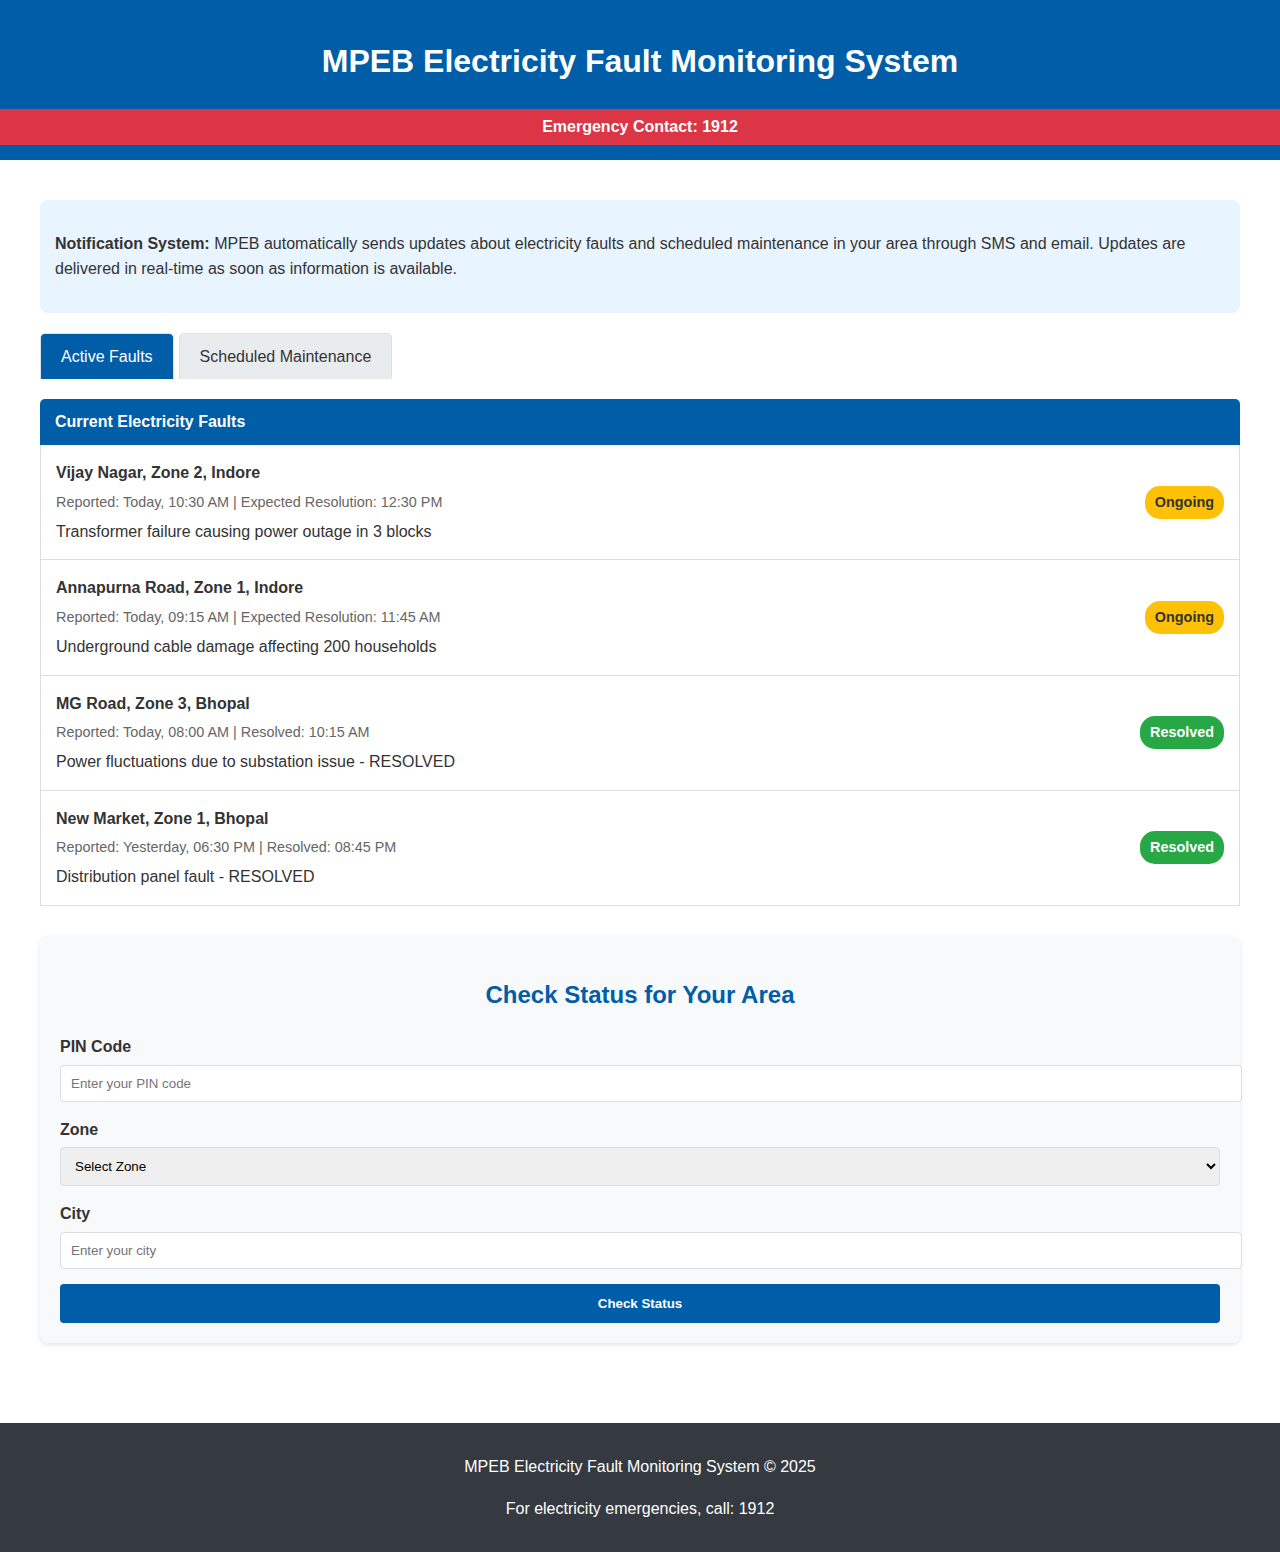
<file: Electricityfailure/target/classes/static/index.html>
<!DOCTYPE html>
<html lang="en">
<head>
    <meta charset="UTF-8">
    <meta name="viewport" content="width=device-width, initial-scale=1.0">
    <title>MPEB Electricity Fault Monitoring System</title>
    <link rel="stylesheet" href="style.css">
</head>
<body>
<div class="header">
    <h1>MPEB Electricity Fault Monitoring System</h1>
    <div class="emergency-contact">Emergency Contact: 1912</div>
</div>

<div class="container">
    <div class="info-panel">
        <p><strong>Notification System:</strong> MPEB automatically sends updates about electricity faults and scheduled maintenance in your area through SMS and email. Updates are delivered in real-time as soon as information is available.</p>
    </div>

    <div class="tabs">
        <div class="tab active" onclick="switchTab('active-faults')">Active Faults</div>
        <div class="tab" onclick="switchTab('scheduled-maintenance')">Scheduled Maintenance</div>
    </div>

    <!-- Active Faults Tab -->
    <div id="active-faults" class="tab-content active">
        <div class="fault-list">
            <div class="fault-list-header">Current Electricity Faults</div>

            <div class="fault-item">
                <div>
                    <div class="fault-location">Vijay Nagar, Zone 2, Indore</div>
                    <div class="fault-time">Reported: Today, 10:30 AM | Expected Resolution: 12:30 PM</div>
                    <div class="fault-details">Transformer failure causing power outage in 3 blocks</div>
                </div>
                <span class="fault-status status-ongoing">Ongoing</span>
            </div>

            <div class="fault-item">
                <div>
                    <div class="fault-location">Annapurna Road, Zone 1, Indore</div>
                    <div class="fault-time">Reported: Today, 09:15 AM | Expected Resolution: 11:45 AM</div>
                    <div class="fault-details">Underground cable damage affecting 200 households</div>
                </div>
                <span class="fault-status status-ongoing">Ongoing</span>
            </div>

            <div class="fault-item">
                <div>
                    <div class="fault-location">MG Road, Zone 3, Bhopal</div>
                    <div class="fault-time">Reported: Today, 08:00 AM | Resolved: 10:15 AM</div>
                    <div class="fault-details">Power fluctuations due to substation issue - RESOLVED</div>
                </div>
                <span class="fault-status status-resolved">Resolved</span>
            </div>

            <div class="fault-item">
                <div>
                    <div class="fault-location">New Market, Zone 1, Bhopal</div>
                    <div class="fault-time">Reported: Yesterday, 06:30 PM | Resolved: 08:45 PM</div>
                    <div class="fault-details">Distribution panel fault - RESOLVED</div>
                </div>
                <span class="fault-status status-resolved">Resolved</span>
            </div>
        </div>
    </div>

    <!-- Scheduled Maintenance Tab -->
    <div id="scheduled-maintenance" class="tab-content">
        <div class="fault-list">
            <div class="fault-list-header">Planned Maintenance Work</div>

            <div class="fault-item">
                <div>
                    <div class="fault-location">AB Road, Zone 3, Indore</div>
                    <div class="fault-time">Scheduled: Apr 28, 2025, 10:00 AM - 02:00 PM</div>
                    <div class="fault-details">Transformer upgrade and line maintenance</div>
                </div>
                <span class="fault-status status-scheduled">Scheduled</span>
            </div>

            <div class="fault-item">
                <div>
                    <div class="fault-location">Kolar Road, Zone 2, Bhopal</div>
                    <div class="fault-time">Scheduled: Apr 30, 2025, 09:00 AM - 01:00 PM</div>
                    <div class="fault-details">Distribution network enhancement</div>
                </div>
                <span class="fault-status status-scheduled">Scheduled</span>
            </div>

            <div class="fault-item">
                <div>
                    <div class="fault-location">Scheme 78, Zone 1, Indore</div>
                    <div class="fault-time">Scheduled: May 2, 2025, 08:00 AM - 12:00 PM</div>
                    <div class="fault-details">Annual preventive maintenance</div>
                </div>
                <span class="fault-status status-scheduled">Scheduled</span>
            </div>
        </div>
    </div>

    <div class="search-area">
        <h2 class="search-title">Check Status for Your Area</h2>
        <form class="search-form" id="area-search-form">
            <div class="form-group">
                <label for="pincode">PIN Code</label>
                <input type="text" id="pincode" placeholder="Enter your PIN code" required>
            </div>

            <div class="form-group">
                <label for="zone">Zone</label>
                <select id="zone" required>
                    <option value="">Select Zone</option>
                    <option value="1">Zone 1</option>
                    <option value="2">Zone 2</option>
                    <option value="3">Zone 3</option>
                    <option value="4">Zone 4</option>
                </select>
            </div>

            <div class="form-group">
                <label for="city">City</label>
                <input type="text" id="city" placeholder="Enter your city" required>
            </div>

            <button type="submit" class="search-button">Check Status</button>
        </form>
    </div>
</div>

<div class="footer">
    <p>MPEB Electricity Fault Monitoring System &copy; 2025</p>
    <p>For electricity emergencies, call: 1912</p>
</div>
</body>
</html>
</file>
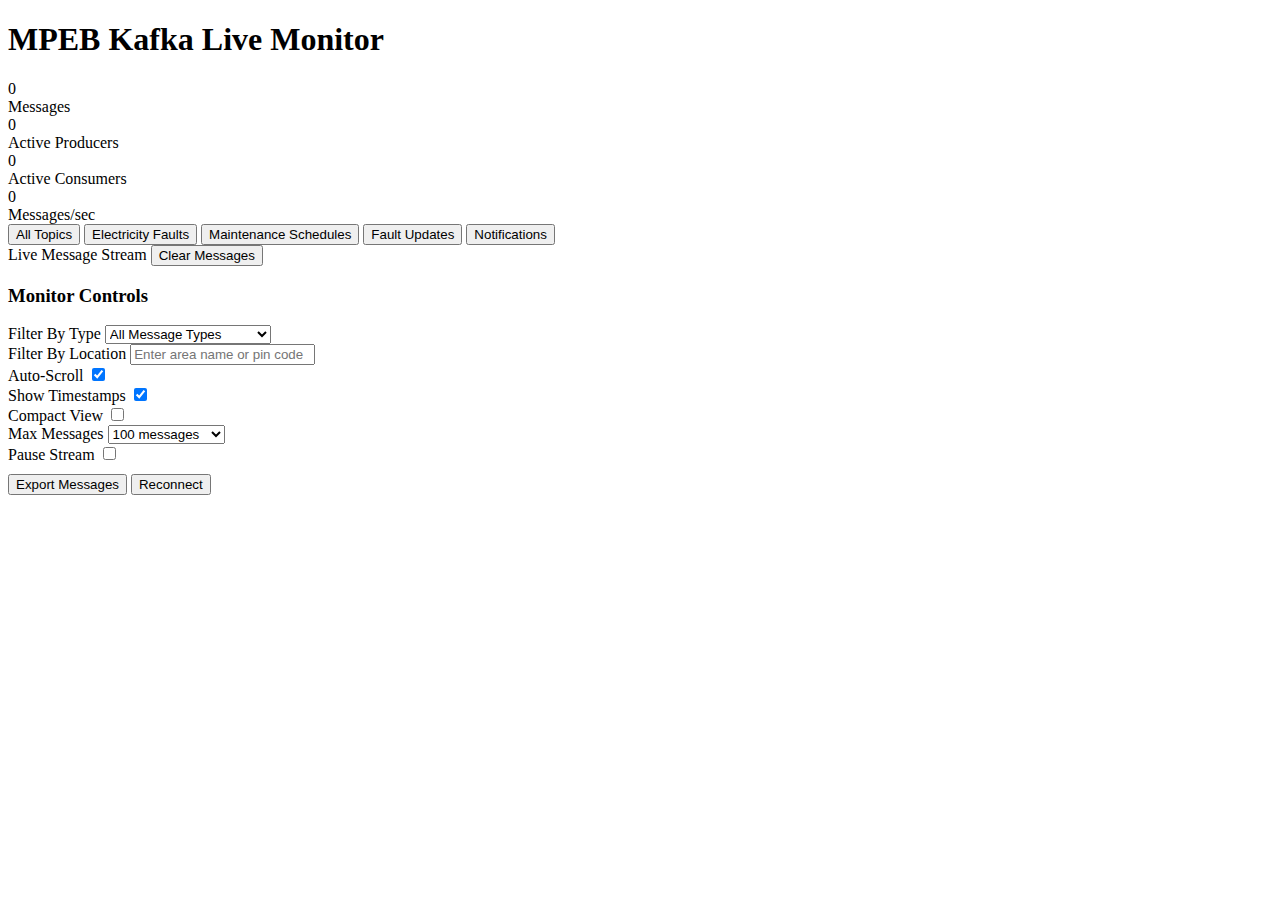
<file: Electricityfailure/target/classes/static/livemessages.html>
<!DOCTYPE html>
<html lang="en">
<head>
  <meta charset="UTF-8">
  <meta name="viewport" content="width=device-width, initial-scale=1.0">
  <title>MPEB Kafka Live Monitor</title>

</head>
<body>
<div class="header">
  <h1>MPEB Kafka Live Monitor</h1>
</div>

<div class="container">
  <div class="stats-container">
    <div class="stat-box">
      <div class="stat-value" id="messages-count">0</div>
      <div class="stat-label">Messages</div>
    </div>
    <div class="stat-box">
      <div class="stat-value" id="producers-count">0</div>
      <div class="stat-label">Active Producers</div>
    </div>
    <div class="stat-box">
      <div class="stat-value" id="consumers-count">0</div>
      <div class="stat-label">Active Consumers</div>
    </div>
    <div class="stat-box">
      <div class="stat-value" id="messages-per-sec">0</div>
      <div class="stat-label">Messages/sec</div>
    </div>
  </div>

  <div class="topic-selector">
    <button class="topic-btn active" data-topic="all">All Topics</button>
    <button class="topic-btn" data-topic="electricity-faults">Electricity Faults</button>
    <button class="topic-btn" data-topic="maintenance-schedules">Maintenance Schedules</button>
    <button class="topic-btn" data-topic="fault-updates">Fault Updates</button>
    <button class="topic-btn" data-topic="notifications">Notifications</button>
  </div>

  <div class="live-container">
    <div class="messages-panel">
      <div class="panel-title">
        <span>Live Message Stream</span>
        <button class="clear-btn" id="clear-messages">Clear Messages</button>
      </div>
      <div class="messages-container" id="messages-container">
        <!-- Messages will be populated here -->
      </div>
    </div>

    <div class="control-panel">
      <h3>Monitor Controls</h3>

      <div class="control-group">
        <label for="filter-type">Filter By Type</label>
        <select id="filter-type">
          <option value="all">All Message Types</option>
          <option value="NEW_FAULT">New Faults</option>
          <option value="FAULT_UPDATE">Fault Updates</option>
          <option value="MAINTENANCE_SCHEDULED">Scheduled Maintenance</option>
          <option value="NOTIFICATION_NEEDED">Notifications</option>
        </select>
      </div>

      <div class="control-group">
        <label for="filter-location">Filter By Location</label>
        <input type="text" id="filter-location" placeholder="Enter area name or pin code">
      </div>

      <div class="toggle-switch">
        <label>Auto-Scroll</label>
        <label class="switch">
          <input type="checkbox" id="auto-scroll" checked>
          <span class="slider"></span>
        </label>
      </div>

      <div class="toggle-switch">
        <label>Show Timestamps</label>
        <label class="switch">
          <input type="checkbox" id="show-timestamps" checked>
          <span class="slider"></span>
        </label>
      </div>

      <div class="toggle-switch">
        <label>Compact View</label>
        <label class="switch">
          <input type="checkbox" id="compact-view">
          <span class="slider"></span>
        </label>
      </div>

      <div class="control-group">
        <label for="message-limit">Max Messages</label>
        <select id="message-limit">
          <option value="50">50 messages</option>
          <option value="100" selected>100 messages</option>
          <option value="200">200 messages</option>
          <option value="500">500 messages</option>
          <option value="1000">1000 messages</option>
        </select>
      </div>

      <div class="toggle-switch">
        <label>Pause Stream</label>
        <label class="switch">
          <input type="checkbox" id="pause-stream">
          <span class="slider"></span>
        </label>
      </div>

      <div style="margin-top: auto;">
        <button class="btn" id="export-logs">Export Messages</button>
        <button class="btn btn-secondary" style="margin-top: 10px;" id="reconnect">Reconnect</button>
      </div>
    </div>
  </div>
</div>
</body>
</html>
</file>
<file: Electricityfailure/target/classes/static/style.css>
body {
            font-family: Arial, sans-serif;
            line-height: 1.6;
            margin: 0;
            padding: 0;
            color: #333;
        }
        .header {
            background-color: #005da8;
            color: white;
            padding: 15px 0;
            text-align: center;
        }
        .container {
            max-width: 1200px;
            margin: 0 auto;
            padding: 20px;
        }
        .emergency-contact {
            background-color: #dc3545;
            color: white;
            padding: 5px;
            text-align: center;
            font-weight: bold;
        }
        .fault-list {
            margin-bottom: 30px;
        }
        .fault-list-header {
            background-color: #005da8;
            color: white;
            padding: 10px 15px;
            font-weight: bold;
            border-radius: 5px 5px 0 0;
        }
        .fault-item {
            display: flex;
            justify-content: space-between;
            align-items: center;
            padding: 15px;
            border: 1px solid #ddd;
            border-top: none;
        }
        .fault-location {
            font-weight: bold;
            margin-bottom: 5px;
        }
        .fault-time {
            color: #666;
            font-size: 0.9em;
        }
        .fault-details {
            margin-top: 5px;
        }
        .fault-status {
            padding: 5px 10px;
            border-radius: 15px;
            font-size: 0.9em;
            font-weight: bold;
        }
        .status-ongoing {
            background-color: #ffc107;
            color: #333;
        }
        .status-resolved {
            background-color: #28a745;
            color: white;
        }
        .status-scheduled {
            background-color: #17a2b8;
            color: white;
        }
        .footer {
            background-color: #343a40;
            color: white;
            text-align: center;
            padding: 15px;
            margin-top: 30px;
        }
        .tabs {
            display: flex;
            margin-bottom: 20px;
        }
        .tab {
            padding: 10px 20px;
            background-color: #e9ecef;
            cursor: pointer;
            border: 1px solid #dee2e6;
            border-bottom: none;
            border-radius: 5px 5px 0 0;
            margin-right: 5px;
        }
        .tab.active {
            background-color: #005da8;
            color: white;
        }
        .tab-content {
            display: none;
        }
        .tab-content.active {
            display: block;
        }
        .info-panel {
            background-color: #e8f4ff;
            padding: 15px;
            border-radius: 8px;
            margin: 20px 0;
        }
        .search-area {
            background-color: #f8f9fa;
            border-radius: 8px;
            padding: 20px;
            margin-bottom: 30px;
            box-shadow: 0 2px 5px rgba(0,0,0,0.1);
        }
        .search-title {
            color: #005da8;
            margin-bottom: 20px;
            text-align: center;
        }
        .form-group {
            margin-bottom: 15px;
        }
        .form-group label {
            display: block;
            margin-bottom: 5px;
            font-weight: bold;
        }
        .form-group input, .form-group select {
            width: 100%;
            padding: 10px;
            border: 1px solid #ddd;
            border-radius: 4px;
        }
        .search-button {
            background-color: #005da8;
            color: white;
            border: none;
            padding: 12px 20px;
            border-radius: 4px;
            cursor: pointer;
            width: 100%;
            font-weight: bold;
        }
        .search-button:hover {
            background-color: #004085;
        }
</file>
